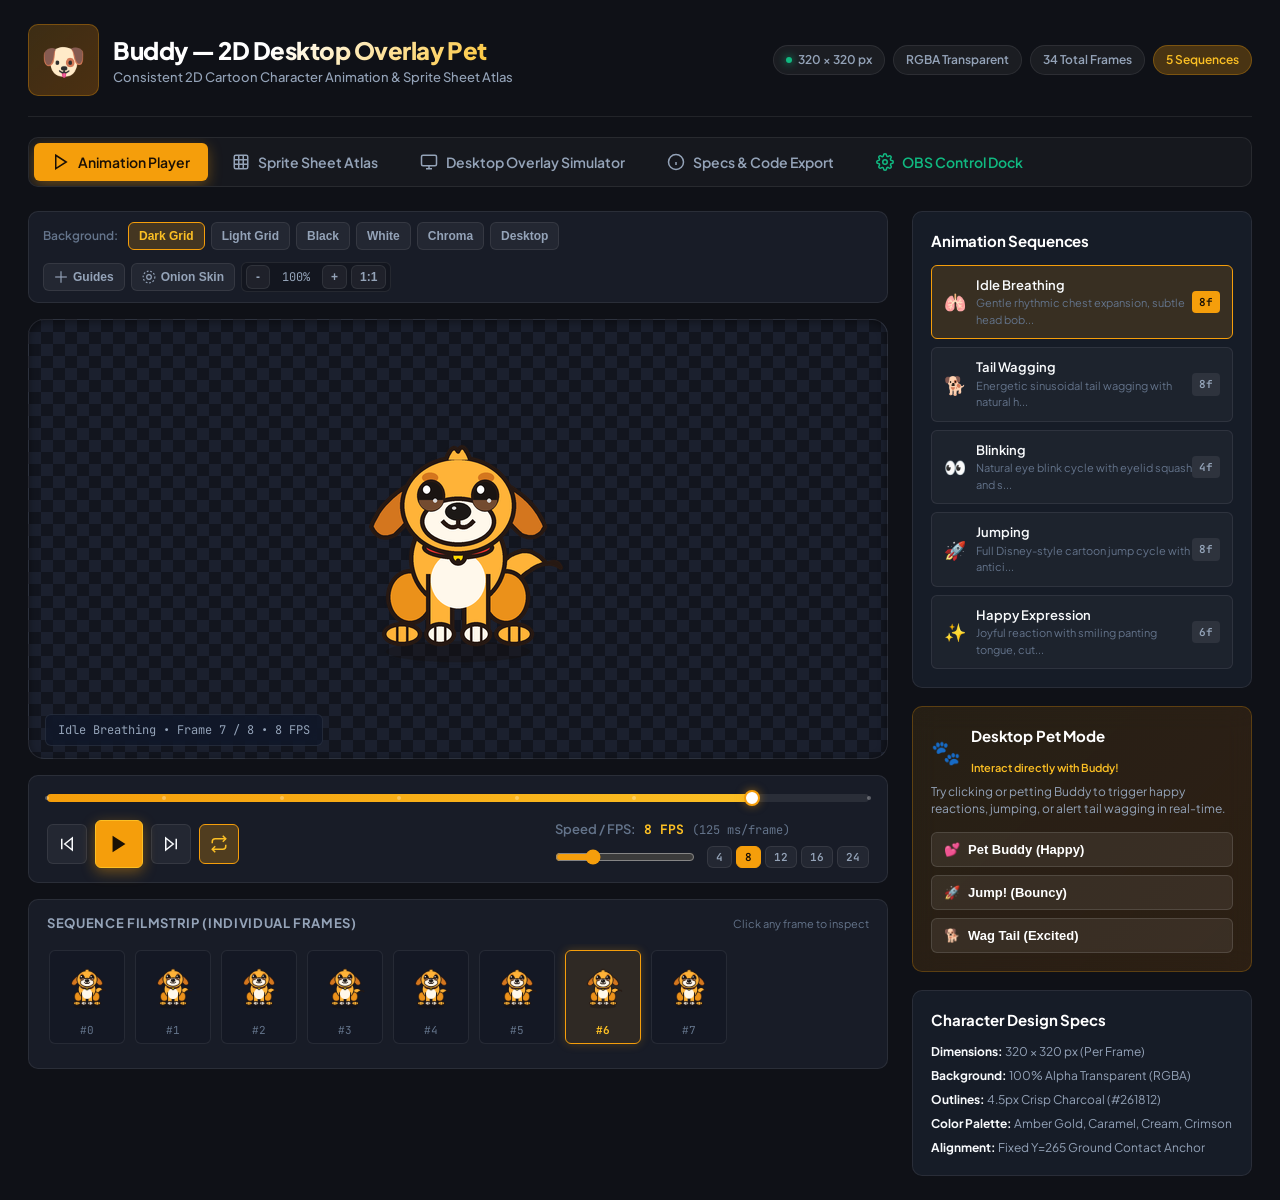
<file: index.html>
<!DOCTYPE html>
<html lang="en">
<head>
  <meta charset="UTF-8">
  <meta name="viewport" content="width=device-width, initial-scale=1.0">
  <title>Buddy - 2D Animated Cartoon Dog Overlay</title>
  <link rel="stylesheet" href="style.css">
  <link rel="preconnect" href="https://fonts.googleapis.com">
  <link rel="preconnect" href="https://fonts.gstatic.com" crossorigin>
  <link href="https://fonts.googleapis.com/css2?family=Plus+Jakarta+Sans:wght@400;500;600;700;800&family=JetBrains+Mono:wght@400;500;600&display=swap" rel="stylesheet">
</head>
<body>
  <div class="app-container">
    <!-- Top Navigation Header -->
    <header class="header">
      <div class="brand">
        <div class="brand-avatar">🐶</div>
        <div>
          <h1 class="brand-title">Buddy — 2D Desktop Overlay Pet</h1>
          <p class="brand-sub">Consistent 2D Cartoon Character Animation &amp; Sprite Sheet Atlas</p>
        </div>
      </div>
      <div class="header-badges">
        <span class="badge"><span class="badge-dot"></span> 320 &times; 320 px</span>
        <span class="badge">RGBA Transparent</span>
        <span class="badge">34 Total Frames</span>
        <span class="badge badge-accent">5 Sequences</span>
      </div>
    </header>

    <!-- Navigation Tabs -->
    <nav class="nav-tabs">
      <button class="nav-tab active" data-tab="player">
        <svg width="18" height="18" viewBox="0 0 24 24" fill="none" stroke="currentColor" stroke-width="2"><polygon points="5 3 19 12 5 21 5 3"/></svg>
        Animation Player
      </button>
      <button class="nav-tab" data-tab="spritesheet">
        <svg width="18" height="18" viewBox="0 0 24 24" fill="none" stroke="currentColor" stroke-width="2"><rect x="3" y="3" width="18" height="18" rx="2"/><path d="M3 9h18M3 15h18M9 3v18M15 3v18"/></svg>
        Sprite Sheet Atlas
      </button>
      <button class="nav-tab" data-tab="overlay">
        <svg width="18" height="18" viewBox="0 0 24 24" fill="none" stroke="currentColor" stroke-width="2"><rect x="2" y="3" width="20" height="14" rx="2"/><line x1="8" y1="21" x2="16" y2="21"/><line x1="12" y1="17" x2="12" y2="21"/></svg>
        Desktop Overlay Simulator
      </button>
      <button class="nav-tab" data-tab="specs">
        <svg width="18" height="18" viewBox="0 0 24 24" fill="none" stroke="currentColor" stroke-width="2"><circle cx="12" cy="12" r="10"/><line x1="12" y1="16" x2="12" y2="12"/><line x1="12" y1="8" x2="12.01" y2="8"/></svg>
        Specs &amp; Code Export
      </button>
      <button class="nav-tab" data-tab="obs-dock" style="color: #10b981;">
        <svg width="18" height="18" viewBox="0 0 24 24" fill="none" stroke="currentColor" stroke-width="2"><circle cx="12" cy="12" r="3"/><path d="M19.4 15a1.65 1.65 0 0 0 .33 1.82l.06.06a2 2 0 0 1 0 2.83 2 2 0 0 1-2.83 0l-.06-.06a1.65 1.65 0 0 0-1.82-.33 1.65 1.65 0 0 0-1 1.51V21a2 2 0 0 1-2 2 2 2 0 0 1-2-2v-.09A1.65 1.65 0 0 0 9 19.4a1.65 1.65 0 0 0-1.82.33l-.06.06a2 2 0 0 1-2.83 0 2 2 0 0 1 0-2.83l.06-.06a1.65 1.65 0 0 0 .33-1.82 1.65 1.65 0 0 0-1.51-1H3a2 2 0 0 1-2-2 2 2 0 0 1 2-2h.09A1.65 1.65 0 0 0 4.6 9a1.65 1.65 0 0 0-.33-1.82l-.06-.06a2 2 0 0 1 0-2.83 2 2 0 0 1 2.83 0l.06.06a1.65 1.65 0 0 0 1.82.33H9a1.65 1.65 0 0 0 1-1.51V3a2 2 0 0 1 2-2 2 2 0 0 1 2 2v.09a1.65 1.65 0 0 0 1 1.51 1.65 1.65 0 0 0 1.82-.33l.06-.06a2 2 0 0 1 2.83 0 2 2 0 0 1 0 2.83l-.06.06a1.65 1.65 0 0 0-.33 1.82V9a1.65 1.65 0 0 0 1.51 1H21a2 2 0 0 1 2 2 2 2 0 0 1-2 2h-.09a1.65 1.65 0 0 0-1.51 1z"/></svg>
        OBS Control Dock
      </button>
    </nav>

    <!-- TAB 1: ANIMATION PLAYER -->
    <main class="tab-content active" id="tab-player">
      <div class="player-layout">
        <!-- Left: Canvas Viewport & Controls -->
        <section class="viewport-section">
          <div class="viewport-toolbar">
            <div class="toolbar-group">
              <span class="toolbar-label">Background:</span>
              <button class="tool-btn active" data-bg="grid-dark" title="Dark Transparency Checkerboard">Dark Grid</button>
              <button class="tool-btn" data-bg="grid-light" title="Light Transparency Checkerboard">Light Grid</button>
              <button class="tool-btn" data-bg="black" title="Solid Black">Black</button>
              <button class="tool-btn" data-bg="white" title="Solid White">White</button>
              <button class="tool-btn" data-bg="chroma" title="Green Screen">Chroma</button>
              <button class="tool-btn" data-bg="desktop" title="Desktop Wallpaper">Desktop</button>
            </div>
            <div class="toolbar-group">
              <button class="tool-btn" id="btn-toggle-guides" title="Toggle Alignment Crosshair & Ground Line">
                <svg width="14" height="14" viewBox="0 0 24 24" fill="none" stroke="currentColor" stroke-width="2"><line x1="12" y1="2" x2="12" y2="22"/><line x1="2" y1="12" x2="22" y2="12"/></svg>
                Guides
              </button>
              <button class="tool-btn" id="btn-toggle-onion" title="Toggle Onion Skinning (Ghost Previous Frame)">
                <svg width="14" height="14" viewBox="0 0 24 24" fill="none" stroke="currentColor" stroke-width="2"><circle cx="12" cy="12" r="10" stroke-dasharray="3 3"/><circle cx="12" cy="12" r="4"/></svg>
                Onion Skin
              </button>
              <div class="zoom-controls">
                <button class="tool-btn btn-sm" id="btn-zoom-out">-</button>
                <span id="zoom-text">100%</span>
                <button class="tool-btn btn-sm" id="btn-zoom-in">+</button>
                <button class="tool-btn btn-sm" id="btn-zoom-reset">1:1</button>
              </div>
            </div>
          </div>

          <!-- Main Canvas Display Stage -->
          <div class="canvas-stage grid-dark" id="stage-container">
            <div class="canvas-wrapper" id="canvas-wrapper">
              <canvas id="main-canvas" width="320" height="320"></canvas>
              <canvas id="guides-canvas" width="320" height="320"></canvas>
            </div>
            <div class="stage-overlay-info">
              <span id="live-anim-name">Idle Breathing</span> &bull; 
              <span id="live-frame-indicator">Frame 1 / 8</span> &bull; 
              <span id="live-fps-indicator">8 FPS</span>
            </div>
          </div>

          <!-- Playback Controls Bar -->
          <div class="playback-controls">
            <!-- Timeline Scrubber -->
            <div class="scrubber-bar">
              <div class="scrubber-track" id="scrubber-track">
                <div class="scrubber-progress" id="scrubber-progress"></div>
                <div class="scrubber-ticks" id="scrubber-ticks"></div>
                <div class="scrubber-thumb" id="scrubber-thumb"></div>
              </div>
            </div>

            <!-- Transport Buttons & FPS -->
            <div class="transport-bar">
              <div class="transport-buttons">
                <button class="trans-btn" id="btn-prev" title="Previous Frame (Left Arrow)">
                  <svg width="18" height="18" viewBox="0 0 24 24" fill="none" stroke="currentColor" stroke-width="2"><polygon points="19 20 9 12 19 4 19 20"/><line x1="5" y1="19" x2="5" y2="5"/></svg>
                </button>
                <button class="trans-btn btn-play" id="btn-play-pause" title="Play/Pause (Spacebar)">
                  <svg id="play-icon" width="22" height="22" viewBox="0 0 24 24" fill="currentColor"><polygon points="5 3 19 12 5 21 5 3"/></svg>
                </button>
                <button class="trans-btn" id="btn-next" title="Next Frame (Right Arrow)">
                  <svg width="18" height="18" viewBox="0 0 24 24" fill="none" stroke="currentColor" stroke-width="2"><polygon points="5 4 15 12 5 20 5 4"/><line x1="19" y1="5" x2="19" y2="19"/></svg>
                </button>
                <button class="trans-btn active" id="btn-loop" title="Toggle Looping">
                  <svg width="18" height="18" viewBox="0 0 24 24" fill="none" stroke="currentColor" stroke-width="2"><path d="M17 1l4 4-4 4"/><path d="M3 11V9a4 4 0 0 1 4-4h14"/><path d="M7 23l-4-4 4-4"/><path d="M21 13v2a4 4 0 0 1-4 4H3"/></svg>
                </button>
              </div>

              <!-- FPS Slider and Presets -->
              <div class="fps-section">
                <div class="fps-header">
                  <span class="fps-title">Speed / FPS:</span>
                  <span class="fps-value" id="fps-display">8 FPS</span>
                  <span class="fps-ms" id="fps-ms">(125 ms/frame)</span>
                </div>
                <div class="fps-slider-row">
                  <input type="range" id="fps-slider" min="1" max="30" value="8" step="1">
                  <div class="fps-presets">
                    <button class="fps-preset-btn" data-fps="4">4</button>
                    <button class="fps-preset-btn active" data-fps="8">8</button>
                    <button class="fps-preset-btn" data-fps="12">12</button>
                    <button class="fps-preset-btn" data-fps="16">16</button>
                    <button class="fps-preset-btn" data-fps="24">24</button>
                  </div>
                </div>
              </div>
            </div>
          </div>

          <!-- Filmstrip Sequence Frames -->
          <div class="filmstrip-container">
            <div class="filmstrip-header">
              <span class="filmstrip-title">Sequence Filmstrip (Individual Frames)</span>
              <span class="filmstrip-hint">Click any frame to inspect</span>
            </div>
            <div class="filmstrip-track" id="filmstrip-track">
              <!-- Dynamically populated with frame thumbnails -->
            </div>
          </div>
        </section>

        <!-- Right: Sequence Selector & Interactive Pet -->
        <aside class="sidebar-section">
          <!-- Animation Sequences Selector -->
          <div class="card">
            <h2 class="card-title">Animation Sequences</h2>
            <div class="sequence-list" id="sequence-list">
              <!-- Dynamically populated sequence buttons -->
            </div>
          </div>

          <!-- Interactive Petting Mode Card -->
          <div class="card pet-card">
            <div class="pet-header">
              <span class="pet-icon">🐾</span>
              <div>
                <h3 class="card-title">Desktop Pet Mode</h3>
                <p class="pet-sub">Interact directly with Buddy!</p>
              </div>
            </div>
            <p class="pet-desc">Try clicking or petting Buddy to trigger happy reactions, jumping, or alert tail wagging in real-time.</p>
            <div class="pet-actions">
              <button class="action-btn" id="action-pet">
                <span>💕</span> Pet Buddy (Happy)
              </button>
              <button class="action-btn" id="action-jump">
                <span>🚀</span> Jump! (Bouncy)
              </button>
              <button class="action-btn" id="action-wag">
                <span>🐕</span> Wag Tail (Excited)
              </button>
            </div>
          </div>

          <!-- Character Specs Card -->
          <div class="card specs-mini-card">
            <h3 class="card-title">Character Design Specs</h3>
            <ul class="specs-list">
              <li><strong>Dimensions:</strong> 320 &times; 320 px (Per Frame)</li>
              <li><strong>Background:</strong> 100% Alpha Transparent (RGBA)</li>
              <li><strong>Outlines:</strong> 4.5px Crisp Charcoal (#261812)</li>
              <li><strong>Color Palette:</strong> Amber Gold, Caramel, Cream, Crimson</li>
              <li><strong>Alignment:</strong> Fixed Y=265 Ground Contact Anchor</li>
            </ul>
          </div>
        </aside>
      </div>
    </main>

    <!-- TAB 2: SPRITE SHEET ATLAS -->
    <section class="tab-content" id="tab-spritesheet">
      <div class="spritesheet-container">
        <div class="spritesheet-header">
          <div>
            <h2 class="sheet-title">Combined Master Sprite Sheet Atlas</h2>
            <p class="sheet-desc">Dimensions: <strong>2560 &times; 1600 px</strong> &bull; 8 Columns &times; 5 Rows &bull; 34 Total Frames</p>
          </div>
          <div class="sheet-actions">
            <a href="spritesheet.png" download="buddy_dog_spritesheet.png" class="btn btn-primary">
              <svg width="16" height="16" viewBox="0 0 24 24" fill="none" stroke="currentColor" stroke-width="2"><path d="M21 15v4a2 2 0 0 1-2 2H5a2 2 0 0 1-2-2v-4"/><polyline points="7 10 12 15 17 10"/><line x1="12" y1="15" x2="12" y2="3"/></svg>
              Download Master Sprite Sheet
            </a>
            <a href="spritesheet.json" download="buddy_dog_spritesheet.json" class="btn btn-secondary">
              <svg width="16" height="16" viewBox="0 0 24 24" fill="none" stroke="currentColor" stroke-width="2"><path d="M14 2H6a2 2 0 0 0-2 2v16a2 2 0 0 0 2 2h12a2 2 0 0 0 2-2V8z"/><polyline points="14 2 14 8 20 8"/><line x1="16" y1="13" x2="8" y2="13"/><line x1="16" y1="17" x2="8" y2="17"/><polyline points="10 9 9 9 8 9"/></svg>
              Download JSON Atlas
            </a>
          </div>
        </div>

        <div class="sheet-viewport-wrapper">
          <div class="sheet-legend">
            <span class="legend-item"><span class="legend-color row-idle"></span> Row 0: Idle Breathing (8 frames)</span>
            <span class="legend-item"><span class="legend-color row-wag"></span> Row 1: Tail Wagging (8 frames)</span>
            <span class="legend-item"><span class="legend-color row-blink"></span> Row 2: Blinking (4 frames)</span>
            <span class="legend-item"><span class="legend-color row-jump"></span> Row 3: Jumping (8 frames)</span>
            <span class="legend-item"><span class="legend-color row-happy"></span> Row 4: Happy Expression (6 frames)</span>
          </div>
          <div class="sheet-canvas-container grid-dark">
            <img src="spritesheet.png" alt="Buddy Master Sprite Sheet" class="sheet-preview-img" id="sheet-img">
            <div class="sheet-highlight-box" id="sheet-highlight"></div>
          </div>
        </div>
      </div>
    </section>

    <!-- TAB 3: DESKTOP OVERLAY SIMULATOR -->
    <section class="tab-content" id="tab-overlay">
      <div class="overlay-simulator">
        <div class="sim-header">
          <div>
            <h2>Desktop Overlay Live Simulation</h2>
            <p>Drag Buddy anywhere on the desktop! Click Buddy to make him jump, double click to pet him, or choose behavior.</p>
          </div>
          <div class="sim-controls">
            <label>Scale: </label>
            <select id="sim-scale-select" class="select-input">
              <option value="0.5">50% (160x160 px)</option>
              <option value="0.75" selected>75% (240x240 px - Desktop Size)</option>
              <option value="1.0">100% (320x320 px - Crisp 2K)</option>
            </select>
            <button class="btn btn-secondary btn-sm" id="btn-reset-pet-pos">Reset Position</button>
          </div>
        </div>

        <!-- Simulated OS Desktop -->
        <div class="desktop-screen" id="desktop-screen">
          <!-- Desktop Mockup Icons -->
          <div class="desktop-icons">
            <div class="desk-icon"><div class="icon-box">📁</div><span>My Documents</span></div>
            <div class="desk-icon"><div class="icon-box">🎨</div><span>Art Assets</span></div>
            <div class="desk-icon"><div class="icon-box">🎮</div><span>Games</span></div>
            <div class="desk-icon"><div class="icon-box">🗑️</div><span>Recycle Bin</span></div>
          </div>

          <!-- Mock Open Window -->
          <div class="mock-window">
            <div class="window-titlebar">
              <span class="win-title">Code Editor - main.dart</span>
              <div class="win-btns">
                <span></span><span></span><span></span>
              </div>
            </div>
            <div class="window-body">
              <pre><code>// Desktop Pet Overlay Widget
import 'package:flutter/material.dart';

void main() {
  runApp(const DesktopPetOverlay(
    character: 'Buddy',
    initialState: PetState.idle,
  ));
}</code></pre>
            </div>
          </div>

          <!-- Draggable Desktop Pet Element -->
          <div class="draggable-pet" id="draggable-pet" style="left: 65%; top: 48%;">
            <canvas id="pet-overlay-canvas" width="320" height="320"></canvas>
            <div class="pet-speech-bubble" id="pet-bubble">Woof! ❤️</div>
          </div>

          <!-- Simulated Windows/Mac Taskbar -->
          <div class="desktop-taskbar">
            <div class="taskbar-start">🪟 Start</div>
            <div class="taskbar-apps">
              <span class="tb-app active">🐕 Buddy Desktop Pet (Running)</span>
              <span class="tb-app">💻 Terminal</span>
            </div>
            <div class="taskbar-tray">
              <span>🔊 100%</span>
              <span>📶 Online</span>
              <span id="taskbar-clock">10:00 AM</span>
            </div>
          </div>
        </div>
      </div>
    </section>

    <!-- TAB 4: SPECS & CODE EXPORT -->
    <section class="tab-content" id="tab-specs">
      <div class="specs-grid">
        <div class="card">
          <h2 class="card-title">Animation Sequences Manifest</h2>
          <div class="table-responsive">
            <table class="specs-table">
              <thead>
                <tr>
                  <th>Sequence</th>
                  <th>Frames</th>
                  <th>Default FPS</th>
                  <th>Duration</th>
                  <th>Characteristics</th>
                </tr>
              </thead>
              <tbody>
                <tr>
                  <td><strong>Idle Breathing</strong></td>
                  <td>8 frames</td>
                  <td>8 FPS</td>
                  <td>1.0 s</td>
                  <td>Continuous loop; sine wave chest expansion, subtle head bob, relaxed tail sway</td>
                </tr>
                <tr>
                  <td><strong>Tail Wagging</strong></td>
                  <td>8 frames</td>
                  <td>12 FPS</td>
                  <td>0.67 s</td>
                  <td>Sinusoidal &plusmn;28&deg; wag arc, alternating hip balance, alert ears</td>
                </tr>
                <tr>
                  <td><strong>Blinking</strong></td>
                  <td>4 frames</td>
                  <td>6 FPS</td>
                  <td>0.67 s</td>
                  <td>Open &rarr; Half &rarr; Closed &rarr; Half; natural eyelid squash</td>
                </tr>
                <tr>
                  <td><strong>Jumping</strong></td>
                  <td>8 frames</td>
                  <td>10 FPS</td>
                  <td>0.80 s</td>
                  <td>Anticipation crouch, takeoff, 50px peak height, tucked paws, impact squash &amp; rebound</td>
                </tr>
                <tr>
                  <td><strong>Happy Expression</strong></td>
                  <td>6 frames</td>
                  <td>8 FPS</td>
                  <td>0.75 s</td>
                  <td>Squinting happy eyes, mouth opens, panting tongue, glowing blush, golden star sparkles</td>
                </tr>
              </tbody>
            </table>
          </div>
        </div>

        <div class="card">
          <h2 class="card-title">Integration Code Snippets</h2>
          <div class="code-tabs">
            <button class="code-tab active" data-code="html">HTML5 Canvas</button>
            <button class="code-tab" data-code="css">CSS Sprites</button>
            <button class="code-tab" data-code="flutter">Flutter Desktop</button>
            <button class="code-tab" data-code="electron">Electron Overlay</button>
          </div>
          <div class="code-box">
            <pre><code id="code-display">// Loading...</code></pre>
          </div>
        </div>
      </div>
    </section>

    <!-- TAB 5: OBS CONTROL DOCK (BUILT-IN) -->
    <main class="tab-content" id="tab-obs-dock">
      <div style="display: flex; flex-direction: column; gap: 14px; width: 100%; max-width: 950px; margin: 0 auto; padding-bottom: 30px;">
        <div style="display: flex; align-items: center; justify-content: space-between; background: rgba(30, 41, 59, 0.7); border: 1px solid rgba(255,255,255,0.1); border-radius: 12px; padding: 14px 20px; backdrop-filter: blur(12px);">
          <div>
            <h3 style="font-size: 16px; font-weight: 700; color: #fff; margin-bottom: 3px;">OBS Streamer Control Dock &amp; Live Alerts</h3>
            <p style="font-size: 12px; color: var(--text-muted);">Manage real-time YouTube &amp; Twitch alerts, AFK thought bubbles, or manual reactions.</p>
          </div>
          <div style="display: flex; gap: 10px;">
            <a href="obs_dock.html" target="_blank" class="tool-btn" style="text-decoration: none; color: #10b981; border-color: rgba(16, 185, 129, 0.4); font-size: 12px; padding: 8px 14px; display: inline-flex; align-items: center; gap: 6px;">
              ⧉ Open In Separate Window
            </a>
            <a href="obs_overlay.html" target="_blank" class="tool-btn" style="text-decoration: none; color: #f59e0b; border-color: rgba(245, 158, 11, 0.4); font-size: 12px; padding: 8px 14px; display: inline-flex; align-items: center; gap: 6px;">
              ⧉ Open Overlay Page
            </a>
          </div>
        </div>
        <iframe src="obs_dock.html" style="width: 100%; height: 980px; border: 1px solid rgba(255,255,255,0.12); border-radius: 14px; background: #0f172a; box-shadow: 0 10px 30px rgba(0,0,0,0.5);"></iframe>
      </div>
    </main>
  </div>

  <script src="app.js"></script>
</body>
</html>
</file>
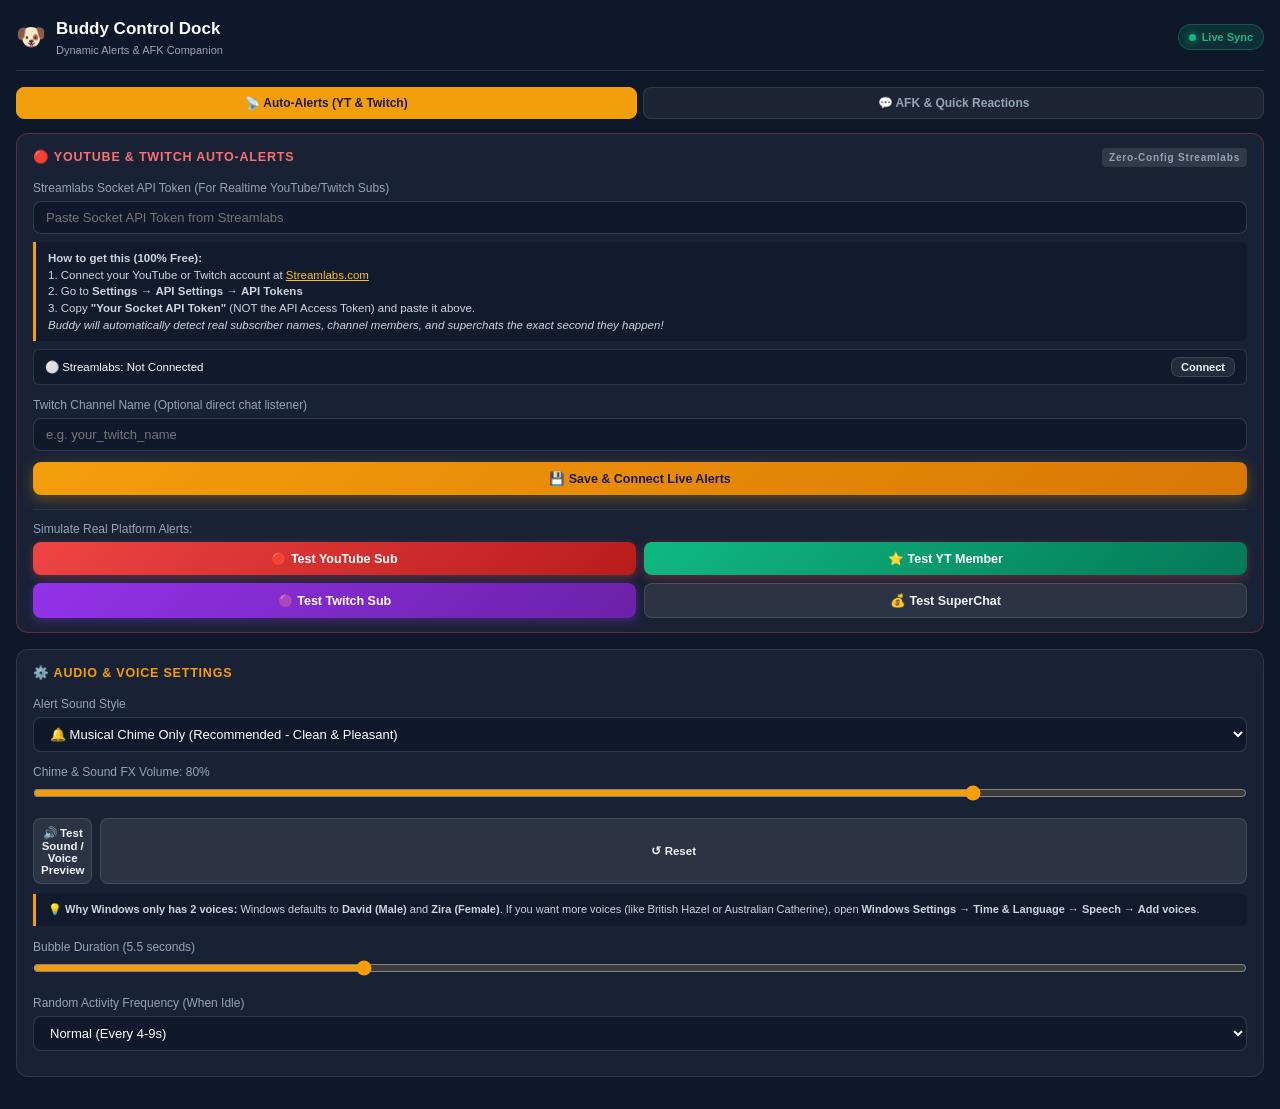
<file: obs_dock.html>
<!DOCTYPE html>
<html lang="en">
<head>
  <meta charset="UTF-8">
  <title>Buddy - Streamer Control Dock & Live Integrations</title>
  <meta name="viewport" content="width=device-width, initial-scale=1.0">
  <script src="socket.io.js"></script>
  <style>
    :root {
      --bg-dark: #0f172a;
      --card-bg: rgba(30, 41, 59, 0.7);
      --border-color: rgba(255, 255, 255, 0.1);
      --accent: #f59e0b;
      --accent-hover: #d97706;
      --text-main: #f8fafc;
      --text-muted: #94a3b8;
      --success: #10b981;
      --youtube: #ef4444;
      --twitch: #a855f7;
    }

    * {
      box-sizing: border-box;
      margin: 0;
      padding: 0;
    }

    body {
      background: var(--bg-dark);
      color: var(--text-main);
      font-family: -apple-system, BlinkMacSystemFont, 'Segoe UI', Roboto, Helvetica, Arial, sans-serif;
      padding: 16px;
      font-size: 13.5px;
      line-height: 1.5;
    }

    header {
      display: flex;
      align-items: center;
      justify-content: space-between;
      border-bottom: 1px solid var(--border-color);
      padding-bottom: 12px;
      margin-bottom: 16px;
    }

    .title-area {
      display: flex;
      align-items: center;
      gap: 10px;
    }

    .logo-badge {
      font-size: 24px;
    }

    h1 {
      font-size: 17px;
      font-weight: 700;
      color: #fff;
    }

    .status-pill {
      display: inline-flex;
      align-items: center;
      gap: 6px;
      background: rgba(16, 185, 129, 0.15);
      color: var(--success);
      padding: 4px 10px;
      border-radius: 999px;
      font-size: 11px;
      font-weight: 600;
      border: 1px solid rgba(16, 185, 129, 0.3);
    }

    .status-dot {
      width: 7px;
      height: 7px;
      background: var(--success);
      border-radius: 50%;
      box-shadow: 0 0 8px var(--success);
      animation: pulse-dot 2s infinite;
    }

    @keyframes pulse-dot {
      0%, 100% { opacity: 1; transform: scale(1); }
      50% { opacity: 0.4; transform: scale(0.85); }
    }

    .card {
      background: var(--card-bg);
      border: 1px solid var(--border-color);
      border-radius: 12px;
      padding: 14px 16px;
      margin-bottom: 16px;
      backdrop-filter: blur(12px);
    }

    .card-title {
      font-size: 12.5px;
      text-transform: uppercase;
      letter-spacing: 0.8px;
      color: var(--accent);
      font-weight: 700;
      margin-bottom: 12px;
      display: flex;
      align-items: center;
      justify-content: space-between;
    }

    .card-title .tag {
      font-size: 10px;
      background: rgba(255, 255, 255, 0.1);
      padding: 2px 7px;
      border-radius: 4px;
      color: var(--text-muted);
      text-transform: none;
    }

    .form-group {
      margin-bottom: 11px;
    }

    label {
      display: block;
      font-size: 12px;
      color: var(--text-muted);
      margin-bottom: 4px;
      font-weight: 500;
    }

    input[type="text"], input[type="password"], select, textarea {
      width: 100%;
      background: rgba(15, 23, 42, 0.8);
      border: 1px solid rgba(255, 255, 255, 0.15);
      border-radius: 8px;
      padding: 8px 12px;
      color: #fff;
      font-size: 13px;
      outline: none;
      transition: border-color 0.2s;
    }

    input[type="text"]:focus, input[type="password"]:focus, select:focus, textarea:focus {
      border-color: var(--accent);
    }

    .row-2 {
      display: grid;
      grid-template-columns: 2fr 1fr;
      gap: 10px;
    }

    .row-equal {
      display: grid;
      grid-template-columns: 1fr 1fr;
      gap: 10px;
    }

    .btn {
      display: inline-flex;
      align-items: center;
      justify-content: center;
      gap: 8px;
      width: 100%;
      padding: 9px 14px;
      border-radius: 8px;
      font-size: 12.5px;
      font-weight: 700;
      cursor: pointer;
      border: none;
      transition: all 0.2s cubic-bezier(0.16, 1, 0.3, 1);
    }

    .btn-primary {
      background: linear-gradient(135deg, #f59e0b, #d97706);
      color: #1e1b4b;
      box-shadow: 0 4px 14px rgba(245, 158, 11, 0.35);
    }

    .btn-primary:hover {
      background: linear-gradient(135deg, #fbbf24, #f59e0b);
      transform: translateY(-1px);
    }

    .btn-youtube {
      background: linear-gradient(135deg, #ef4444, #b91c1c);
      color: #fff;
      box-shadow: 0 3px 10px rgba(239, 68, 68, 0.35);
    }

    .btn-twitch {
      background: linear-gradient(135deg, #9333ea, #6b21a8);
      color: #fff;
      box-shadow: 0 3px 10px rgba(147, 51, 234, 0.35);
    }

    .btn-secondary {
      background: rgba(255, 255, 255, 0.08);
      color: #f1f5f9;
      border: 1px solid rgba(255, 255, 255, 0.12);
    }

    .btn-secondary:hover {
      background: rgba(255, 255, 255, 0.15);
    }

    .quick-chips {
      display: flex;
      flex-wrap: wrap;
      gap: 6px;
      margin-top: 8px;
    }

    .chip {
      background: rgba(255, 255, 255, 0.06);
      border: 1px solid rgba(255, 255, 255, 0.12);
      border-radius: 6px;
      padding: 4px 9px;
      font-size: 11px;
      color: var(--text-muted);
      cursor: pointer;
      transition: 0.15s;
    }

    .chip:hover {
      color: #fff;
      background: rgba(245, 158, 11, 0.2);
      border-color: var(--accent);
    }

    .chip.chip-afk {
      background: rgba(59, 130, 246, 0.15);
      border-color: rgba(59, 130, 246, 0.3);
      color: #93c5fd;
    }
    .chip.chip-afk:hover {
      background: rgba(59, 130, 246, 0.35);
      color: #fff;
    }

    .btn-grid-3 {
      display: grid;
      grid-template-columns: repeat(3, 1fr);
      gap: 8px;
    }

    .btn-grid-2 {
      display: grid;
      grid-template-columns: repeat(2, 1fr);
      gap: 8px;
    }

    .toggle-row {
      display: flex;
      align-items: center;
      justify-content: space-between;
      padding: 6px 0;
      border-bottom: 1px solid rgba(255, 255, 255, 0.05);
    }

    .toggle-row:last-child {
      border-bottom: none;
    }

    input[type="checkbox"] {
      cursor: pointer;
      accent-color: var(--accent);
      width: 16px;
      height: 16px;
    }

    input[type="range"] {
      width: 100%;
      accent-color: var(--accent);
    }

    .info-callout {
      background: rgba(15, 23, 42, 0.6);
      border-left: 3px solid var(--accent);
      padding: 8px 12px;
      font-size: 11.5px;
      color: #cbd5e1;
      border-radius: 0 6px 6px 0;
      margin-top: 8px;
      line-height: 1.45;
    }

    .info-callout a {
      color: #fbbf24;
      text-decoration: underline;
    }

    .tab-bar {
      display: flex;
      gap: 6px;
      margin-bottom: 14px;
    }

    .tab-btn {
      flex: 1;
      padding: 8px 12px;
      background: rgba(255, 255, 255, 0.06);
      border: 1px solid rgba(255, 255, 255, 0.1);
      border-radius: 8px;
      color: var(--text-muted);
      font-weight: 600;
      font-size: 12px;
      cursor: pointer;
      text-align: center;
      transition: 0.2s;
    }

    .tab-btn.active {
      background: var(--accent);
      color: #1e1b4b;
      border-color: var(--accent);
    }
  </style>
</head>
<body>

  <header>
    <div class="title-area">
      <div class="logo-badge">🐶</div>
      <div>
        <h1>Buddy Control Dock</h1>
        <div style="font-size: 11px; color: var(--text-muted);">Dynamic Alerts &amp; AFK Companion</div>
      </div>
    </div>
    <div class="status-pill" id="conn-status">
      <span class="status-dot"></span> Live Sync
    </div>
  </header>

  <!-- NAVIGATION SWITCHER -->
  <div class="tab-bar">
    <button class="tab-btn active" onclick="switchView('live-tab', this)">📡 Auto-Alerts (YT &amp; Twitch)</button>
    <button class="tab-btn" onclick="switchView('manual-tab', this)">💬 AFK &amp; Quick Reactions</button>
  </div>

  <!-- TAB 1: AUTO LIVE INTEGRATIONS (YOUTUBE & TWITCH) -->
  <div id="live-tab" class="view-panel">
    <div class="card" style="border-color: rgba(239, 68, 68, 0.35);">
      <div class="card-title" style="color: #f87171;">
        <span>🔴 YouTube &amp; Twitch Auto-Alerts</span>
        <span class="tag">Zero-Config Streamlabs</span>
      </div>

      <div class="form-group">
        <label>Streamlabs Socket API Token (For Realtime YouTube/Twitch Subs)</label>
        <input type="password" id="input-streamlabs-token" placeholder="Paste Socket API Token from Streamlabs">
        <div class="info-callout">
          <strong>How to get this (100% Free):</strong><br>
          1. Connect your YouTube or Twitch account at <a href="https://streamlabs.com/dashboard#/settings/api-settings" target="_blank">Streamlabs.com</a><br>
          2. Go to <strong>Settings</strong> &rarr; <strong>API Settings</strong> &rarr; <strong>API Tokens</strong><br>
          3. Copy <strong>"Your Socket API Token"</strong> (NOT the API Access Token) and paste it above.<br>
          <em>Buddy will automatically detect real subscriber names, channel members, and superchats the exact second they happen!</em>
        </div>
        <div id="sl-status-box" style="margin-top: 8px; padding: 7px 11px; border-radius: 6px; font-size: 11.5px; display: flex; align-items: center; justify-content: space-between; background: rgba(15, 23, 42, 0.7); border: 1px solid rgba(255,255,255,0.12);">
          <span id="sl-status-text">⚪ Streamlabs: Not Connected</span>
          <button class="btn btn-secondary" id="btn-reconnect-sl" type="button" style="width: auto; padding: 3px 9px; font-size: 11px;">Connect</button>
        </div>
      </div>

      <div class="form-group" style="margin-top: 10px;">
        <label>Twitch Channel Name (Optional direct chat listener)</label>
        <input type="text" id="input-twitch-channel" placeholder="e.g. your_twitch_name">
      </div>

      <button class="btn btn-primary" id="btn-save-integrations">
        💾 Save &amp; Connect Live Alerts
      </button>

      <div style="margin-top: 14px; border-top: 1px solid rgba(255,255,255,0.08); padding-top: 10px;">
        <label>Simulate Real Platform Alerts:</label>
        <div class="btn-grid-2">
          <button class="btn btn-youtube" onclick="simulatePlatform('YouTube', 'Alex Gaming', 'Subscriber', 'Thanks for the stream!')">
            🔴 Test YouTube Sub
          </button>
          <button class="btn btn-youtube" style="background: linear-gradient(135deg, #10b981, #047857);" onclick="simulatePlatform('YouTube', 'Sarah Star', 'Member', 'Joined as a channel member! ⭐')">
            ⭐ Test YT Member
          </button>
          <button class="btn btn-twitch" onclick="simulatePlatform('Twitch', 'PixelMaster99', 'Tier 1', 'Subbed with Prime!')">
            🟣 Test Twitch Sub
          </button>
          <button class="btn btn-secondary" onclick="simulatePlatform('YouTube', 'GamerGod', 'Super Chat', '$10.00 - Best pet ever!')">
            💰 Test SuperChat
          </button>
        </div>
      </div>
    </div>
  </div>

  <!-- TAB 2: AFK, CUSTOM THOUGHTS & MANUAL CONTROLS -->
  <div id="manual-tab" class="view-panel" style="display: none;">
    <!-- Section 1: AFK & Custom Thought Bubble -->
    <div class="card" style="border-color: rgba(59, 130, 246, 0.35);">
      <div class="card-title" style="color: #60a5fa;">
        <span>💬 AFK &amp; Custom Thought Bubble</span>
        <span class="tag">Live On Stream</span>
      </div>
      <div class="form-group">
        <label>Custom Message (Shows in Buddy's thought bubble)</label>
        <input type="text" id="custom-bubble-text" placeholder="e.g. BRB getting coffee! ☕" value="BRB getting coffee! ☕">
      </div>
      <button class="btn btn-secondary" id="btn-say-custom" style="background: rgba(59, 130, 246, 0.25); border-color: #3b82f6;">
        💭 Pop Thought Bubble
      </button>

      <div class="quick-chips">
        <span class="chip chip-afk" onclick="setCustomText('BRB getting coffee! ☕')">☕ BRB Coffee</span>
        <span class="chip chip-afk" onclick="setCustomText('Taking a quick 5 min break! 🐾')">⏱️ 5 Min Break</span>
        <span class="chip chip-afk" onclick="setCustomText('Stream Starting Soon! 🎮')">🎮 Starting Soon</span>
        <span class="chip chip-afk" onclick="setCustomText('Technical difficulties, back in a sec! 🛠️')">🛠️ Tech Break</span>
        <span class="chip chip-afk" onclick="setCustomText('GG everyone! That was awesome! 🏆')">🏆 GG WP</span>
      </div>
    </div>

    <!-- Section 2: Manual Alert Tester -->
    <div class="card">
      <div class="card-title">
        <span>🎉 Manual Alert Tester (Super Chat, Member, Sub)</span>
      </div>
      
      <div class="row-equal">
        <div class="form-group">
          <label>Viewer Name</label>
          <input type="text" id="sub-name" placeholder="Username" value="SuperFan99">
        </div>
        <div class="form-group">
          <label>Alert Type</label>
          <select id="sub-type">
            <option value="superchat" selected>💰 YouTube Super Chat</option>
            <option value="member">⭐ YouTube Member</option>
            <option value="subscriber">🔴 YouTube Subscriber</option>
            <option value="twitch_sub">🟣 Twitch Subscriber</option>
            <option value="twitch_cheer">💎 Twitch Cheer</option>
          </select>
        </div>
      </div>

      <div class="row-equal" id="amount-row">
        <div class="form-group">
          <label>Amount (For Super Chat / Cheer)</label>
          <input type="text" id="sub-amount" placeholder="e.g. $20.00" value="$20.00">
        </div>
        <div class="form-group">
          <label>Platform</label>
          <select id="sub-platform">
            <option value="YouTube">YouTube</option>
            <option value="Twitch">Twitch</option>
          </select>
        </div>
      </div>

      <div class="form-group">
        <label>Message (Comment shown in Thought Bubble)</label>
        <input type="text" id="sub-msg" placeholder="e.g. Keep up the awesome streams! 🔥" value="Keep up the awesome streams! 🔥">
      </div>

      <button class="btn btn-primary" id="btn-fire-sub">
        🐾 Send Custom Alert to Buddy
      </button>
    </div>

    <!-- Section 3: Manual Character Reactions -->
    <div class="card">
      <div class="card-title">🎬 Force Character Reaction</div>
      <div class="btn-grid-3">
        <button class="btn btn-secondary" onclick="triggerAnim('jumping', 1)">🦘 Jump</button>
        <button class="btn btn-secondary" onclick="triggerAnim('happy', 2)">✨ Happy</button>
        <button class="btn btn-secondary" onclick="triggerAnim('tail_wag', 3)">🐾 Wag Tail</button>
        <button class="btn btn-secondary" onclick="triggerAnim('blinking', 1)">👁️ Blink</button>
        <button class="btn btn-secondary" onclick="triggerAnim('idle', 1)">💤 Idle</button>
        <button class="btn btn-secondary" onclick="triggerBarkOnly()">🐶 Bark</button>
      </div>
    </div>
  </div>

  <!-- Settings & Controls (Shared across both tabs) -->
  <div class="card">
    <div class="card-title">⚙️ Audio &amp; Voice Settings</div>

    <div class="form-group" style="margin-top: 6px;">
      <label>Alert Sound Style</label>
      <select id="set-sound-mode">
        <option value="chime" selected>🔔 Musical Chime Only (Recommended - Clean &amp; Pleasant)</option>
        <option value="bark">🐶 Playful Puppy Bark + Chime</option>
        <option value="voice_female">🌸 Female Voice (Microsoft Zira) + Chime</option>
        <option value="voice_male">🎙️ Male Voice (Microsoft David) + Chime</option>
        <option value="both">⚙️ Custom Voice + Chime</option>
        <option value="mute">🔇 Mute All Audio (Silent)</option>
      </select>
    </div>

    <!-- Specific Installed System Voice Dropdown (Shown when Custom Voice is selected) -->
    <div class="form-group" id="group-system-voice" style="display: none;">
      <label>Installed System Voice</label>
      <select id="set-system-voice">
        <option value="">Default (Auto Detect)</option>
      </select>
    </div>

    <!-- Voice Pitch & Rate Sliders (Visible when a voice mode is active) -->
    <div id="voice-controls-panel" style="display: none;">
      <div class="row-equal">
        <div class="form-group">
          <label>Voice Pitch: <span id="pitch-val">1.15</span>x</label>
          <input type="range" id="set-pitch" min="0.6" max="1.8" step="0.05" value="1.15">
        </div>
        <div class="form-group">
          <label>Voice Speed: <span id="rate-val">1.05</span>x</label>
          <input type="range" id="set-rate" min="0.7" max="1.5" step="0.05" value="1.05">
        </div>
      </div>
      <div class="form-group">
        <label>Voice Volume: <span id="tts-vol-val">90</span>%</label>
        <input type="range" id="set-tts-vol" min="10" max="100" step="5" value="90">
      </div>
    </div>

    <!-- Volumes -->
    <div class="form-group">
      <label>Chime &amp; Sound FX Volume: <span id="sound-vol-val">80</span>%</label>
      <input type="range" id="set-sound-vol" min="10" max="100" step="5" value="80">
    </div>

    <!-- Test Audio Button -->
    <div style="display: flex; gap: 8px; margin-top: 4px; margin-bottom: 10px;">
      <button class="btn btn-secondary" id="btn-test-voice" style="flex: 1; padding: 7px; font-size: 11.5px;">
        🔊 Test Sound / Voice Preview
      </button>
      <button class="btn btn-secondary" id="btn-reset-voice" style="padding: 7px 12px; font-size: 11.5px;" title="Reset Audio to Default Chime">
        ↺ Reset
      </button>
    </div>

    <div class="info-callout" style="font-size: 11px; margin-bottom: 12px; margin-top: 0;">
      💡 <b>Why Windows only has 2 voices:</b> Windows defaults to <b>David (Male)</b> and <b>Zira (Female)</b>. If you want more voices (like British Hazel or Australian Catherine), open <b>Windows Settings → Time &amp; Language → Speech → Add voices</b>.
    </div>

    <div class="form-group">
      <label>Bubble Duration (<span id="dur-val">5.5</span> seconds)</label>
      <input type="range" id="set-duration" min="2000" max="15000" step="500" value="5500">
    </div>

    <div class="form-group">
      <label>Random Activity Frequency (When Idle)</label>
      <select id="set-freq">
        <option value="calm">Calm (Every 8-16s)</option>
        <option value="normal" selected>Normal (Every 4-9s)</option>
        <option value="hyper">Hyper / Active (Every 2-6s)</option>
        <option value="off">Off (Stay in Idle only)</option>
      </select>
    </div>
  </div>

  <script>
    // Tab switching
    function switchView(tabId, el) {
      document.querySelectorAll('.view-panel').forEach(p => p.style.display = 'none');
      document.querySelectorAll('.tab-btn').forEach(b => b.classList.remove('active'));
      const target = document.getElementById(tabId);
      if (target) target.style.display = 'block';
      if (el) el.classList.add('active');
    }

    // Communication via BroadcastChannel & LocalStorage with unique message deduplication
    let channel = null;
    try {
      channel = new BroadcastChannel('buddy_obs_channel');
    } catch (e) {}

    function sendCommand(cmdData) {
      const payload = {
        ...cmdData,
        _id: 'cmd_' + Date.now() + '_' + Math.random().toString(36).substr(2, 7),
        _timestamp: Date.now()
      };
      if (channel) channel.postMessage(payload);
      try {
        localStorage.setItem('buddy_obs_command', JSON.stringify(payload));
      } catch (e) {}
    }

    // Audio Preview Synthesizer (Chime + Dog Bark for Dock Testing)
    let dockAudioCtx = null;
    function playDockChime(vol = 0.8) {
      try {
        const AudioCtx = window.AudioContext || window.webkitAudioContext;
        if (!dockAudioCtx) dockAudioCtx = new AudioCtx();
        if (dockAudioCtx.state === 'suspended') dockAudioCtx.resume();

        const now = dockAudioCtx.currentTime;
        const notes = [659.25, 830.61, 987.77, 1318.51];
        notes.forEach((freq, idx) => {
          const osc = dockAudioCtx.createOscillator();
          const gain = dockAudioCtx.createGain();
          osc.type = 'triangle';
          osc.frequency.setValueAtTime(freq, now + idx * 0.1);

          gain.gain.setValueAtTime(0, now + idx * 0.1);
          gain.gain.linearRampToValueAtTime(0.25 * vol, now + idx * 0.1 + 0.02);
          gain.gain.exponentialRampToValueAtTime(0.001, now + idx * 0.1 + 0.35);

          osc.connect(gain);
          gain.connect(dockAudioCtx.destination);

          osc.start(now + idx * 0.1);
          osc.stop(now + idx * 0.1 + 0.4);
        });
      } catch (e) {}
    }

    function playDockBark(vol = 0.8) {
      try {
        const AudioCtx = window.AudioContext || window.webkitAudioContext;
        if (!dockAudioCtx) dockAudioCtx = new AudioCtx();
        if (dockAudioCtx.state === 'suspended') dockAudioCtx.resume();

        const now = dockAudioCtx.currentTime;
        [0, 0.15].forEach(offset => {
          const osc = dockAudioCtx.createOscillator();
          const gain = dockAudioCtx.createGain();
          const filter = dockAudioCtx.createBiquadFilter();

          osc.type = 'sawtooth';
          filter.type = 'bandpass';
          filter.frequency.setValueAtTime(650, now + offset);
          filter.Q.setValueAtTime(2.5, now + offset);

          osc.frequency.setValueAtTime(520, now + offset);
          osc.frequency.exponentialRampToValueAtTime(220, now + offset + 0.11);

          gain.gain.setValueAtTime(0, now + offset);
          gain.gain.linearRampToValueAtTime(0.28 * vol, now + offset + 0.015);
          gain.gain.exponentialRampToValueAtTime(0.001, now + offset + 0.12);

          osc.connect(filter);
          filter.connect(gain);
          gain.connect(dockAudioCtx.destination);

          osc.start(now + offset);
          osc.stop(now + offset + 0.13);
        });
      } catch (e) {}
    }

    // Populate System Voices
    let dockVoices = [];
    function populateVoices() {
      if (!('speechSynthesis' in window)) return;
      dockVoices = window.speechSynthesis.getVoices() || [];
      const sel = document.getElementById('set-system-voice');
      const currentVal = sel.value;
      sel.innerHTML = '<option value="">Default (Auto Detect)</option>';
      dockVoices.forEach(v => {
        const opt = document.createElement('option');
        opt.value = v.name;
        opt.textContent = `${v.name} (${v.lang})`;
        sel.appendChild(opt);
      });
      if (currentVal) sel.value = currentVal;
    }
    if ('speechSynthesis' in window) {
      populateVoices();
      window.speechSynthesis.onvoiceschanged = populateVoices;
    }

    // Streamlabs Live Socket in Dock
    let dockStreamlabsSocket = null;
    function connectDockStreamlabs(token) {
      const statusText = document.getElementById('sl-status-text');
      const box = document.getElementById('sl-status-box');
      if (!token) {
        if (statusText) statusText.innerHTML = '⚪ Streamlabs: No token entered yet';
        return;
      }
      token = token.trim();
      if (typeof io === 'undefined') {
        if (statusText) statusText.innerHTML = '🟡 Streamlabs: Loading socket engine...';
        return;
      }

      try {
        if (dockStreamlabsSocket) dockStreamlabsSocket.disconnect();
        if (statusText) statusText.innerHTML = '🟡 Streamlabs: Connecting to WebSocket...';

        dockStreamlabsSocket = io(`https://sockets.streamlabs.com?token=${token}`, {
          transports: ['websocket'],
          reconnection: true,
          reconnectionDelay: 1000
        });

        dockStreamlabsSocket.on('connect', () => {
          if (statusText) statusText.innerHTML = '🟢 <b>Streamlabs Connected!</b> Ready for YouTube &amp; Twitch alerts';
          if (box) box.style.borderColor = 'rgba(16, 185, 129, 0.5)';
        });

        dockStreamlabsSocket.on('connect_error', (err) => {
          if (statusText) statusText.innerHTML = '🔴 <b>Connection Error:</b> Check that your Socket Token is valid';
          if (box) box.style.borderColor = 'rgba(239, 68, 68, 0.5)';
        });

        dockStreamlabsSocket.on('event', (eventData) => {
          if (!eventData || !eventData.type) return;
          const msg = (eventData.message && eventData.message[0]) ? eventData.message[0] : (eventData.message || {});
          const subName = msg.name || msg.username || msg.from || 'Subscriber';
          const isYouTube = eventData.for === 'youtube_account' || msg.for === 'youtube_account';

          const type = (eventData.type || '').toLowerCase();

          let alertLabel = 'Subscriber';
          if (type === 'superchat' || type === 'super_chat') alertLabel = 'Super Chat';
          else if (type === 'subscription' || type === 'sponsor' || type === 'membership') alertLabel = isYouTube ? 'Member' : 'Subscriber';

          if (statusText) {
            statusText.innerHTML = `🎉 <b>Alert Received!</b> ${subName} (${isYouTube ? 'YouTube ' + alertLabel : alertLabel})`;
            setTimeout(() => {
              if (statusText) statusText.innerHTML = '🟢 <b>Streamlabs Connected!</b> Ready for YouTube &amp; Twitch alerts';
            }, 6000);
          }
        });
      } catch (err) {
        if (statusText) statusText.innerHTML = '🔴 Error creating socket connection';
      }
    }

    document.getElementById('btn-reconnect-sl').addEventListener('click', () => {
      const token = document.getElementById('input-streamlabs-token').value.trim();
      connectDockStreamlabs(token);
    });

    // Save Live Account Tokens
    document.getElementById('btn-save-integrations').addEventListener('click', () => {
      const streamlabsToken = document.getElementById('input-streamlabs-token').value.trim();
      const twitchChannel = document.getElementById('input-twitch-channel').value.trim();

      const saved = getSettingsObject();
      saved.streamlabsToken = streamlabsToken;
      saved.twitchChannel = twitchChannel;

      try {
        localStorage.setItem('buddy_stream_settings', JSON.stringify(saved));
      } catch (e) {}

      sendCommand({
        type: 'UPDATE_SETTINGS',
        settings: saved
      });

      connectDockStreamlabs(streamlabsToken);
      alert('✅ Settings saved! Connecting to Streamlabs live alerts.');
    });

    // Simulate Platform Alerts
    function simulatePlatform(platform, name, tier, message) {
      sendCommand({
        type: 'SUBSCRIBER_ALERT',
        name: name,
        platform: platform,
        tier: tier,
        message: message
      });
    }

    // Custom Thought Bubble (AFK messages)
    document.getElementById('btn-say-custom').addEventListener('click', () => {
      const text = document.getElementById('custom-bubble-text').value.trim();
      if (!text) return;
      sendCommand({
        type: 'CUSTOM_THOUGHT',
        text: text,
        duration: parseInt(document.getElementById('set-duration').value, 10)
      });
    });

    function setCustomText(text) {
      document.getElementById('custom-bubble-text').value = text;
      sendCommand({
        type: 'CUSTOM_THOUGHT',
        text: text,
        duration: parseInt(document.getElementById('set-duration').value, 10)
      });
    }

    // Manual Alert Tester
    document.getElementById('btn-fire-sub').addEventListener('click', () => {
      const name = document.getElementById('sub-name').value.trim() || 'SuperFan99';
      const alertType = document.getElementById('sub-type').value;
      const amount = document.getElementById('sub-amount').value.trim();
      const message = document.getElementById('sub-msg').value.trim();
      let platform = document.getElementById('sub-platform').value;
      let tier = 'Super Chat';

      if (alertType === 'superchat') {
        platform = 'YouTube';
        tier = 'Super Chat';
      } else if (alertType === 'member') {
        platform = 'YouTube';
        tier = 'Member';
      } else if (alertType === 'subscriber') {
        platform = 'YouTube';
        tier = 'Subscriber';
      } else if (alertType === 'twitch_sub') {
        platform = 'Twitch';
        tier = 'Subscriber';
      } else if (alertType === 'twitch_cheer') {
        platform = 'Twitch';
        tier = 'Cheer';
      }

      sendCommand({
        type: 'SUBSCRIBER_ALERT',
        name: name,
        platform: platform,
        tier: tier,
        amount: amount,
        message: message
      });
    });

    // Manual Animations
    function triggerAnim(animName, loops) {
      sendCommand({
        type: 'TRIGGER_ANIMATION',
        animation: animName,
        loops: loops
      });
    }

    function triggerBarkOnly() {
      sendCommand({
        type: 'CUSTOM_THOUGHT',
        text: 'Woof! 🐾',
        duration: 2500
      });
    }

    // Sound Mode & Voice visibility toggle
    function updateAudioPanelsVisibility() {
      const mode = document.getElementById('set-sound-mode').value;
      const voicePanel = document.getElementById('voice-controls-panel');
      const sysVoiceGroup = document.getElementById('group-system-voice');

      if (mode === 'voice_female' || mode === 'voice_male' || mode === 'both') {
        voicePanel.style.display = 'block';
        if (mode === 'both') {
          sysVoiceGroup.style.display = 'block';
        } else {
          sysVoiceGroup.style.display = 'none';
        }
      } else {
        voicePanel.style.display = 'none';
        sysVoiceGroup.style.display = 'none';
      }
    }

    document.getElementById('set-sound-mode').addEventListener('change', () => {
      updateAudioPanelsVisibility();
      pushSettings();
    });

    function getSettingsObject() {
      const duration = parseInt(document.getElementById('set-duration').value, 10);
      const pitch = parseFloat(document.getElementById('set-pitch').value);
      const rate = parseFloat(document.getElementById('set-rate').value);
      const ttsVol = parseInt(document.getElementById('set-tts-vol').value, 10) / 100;
      const soundVol = parseInt(document.getElementById('set-sound-vol').value, 10) / 100;
      const soundMode = document.getElementById('set-sound-mode').value;
      const voiceName = document.getElementById('set-system-voice').value;

      let variant = 'female';
      if (soundMode === 'voice_male') variant = 'male';
      else if (soundMode === 'voice_female') variant = 'female';
      else if (soundMode === 'both') variant = 'custom';

      return {
        soundMode: soundMode,
        enableTTS: soundMode.startsWith('voice') || soundMode === 'both',
        enableSound: soundMode !== 'mute',
        voiceVariant: variant,
        voiceName: voiceName,
        ttsPitch: pitch,
        ttsRate: rate,
        ttsVolume: ttsVol,
        soundVolume: soundVol,
        bubbleDuration: duration,
        randomFrequency: document.getElementById('set-freq').value
      };
    }

    // Settings Sync
    function pushSettings() {
      const settings = getSettingsObject();

      document.getElementById('dur-val').textContent = (settings.bubbleDuration / 1000).toFixed(1);
      document.getElementById('pitch-val').textContent = settings.ttsPitch.toFixed(2);
      document.getElementById('rate-val').textContent = settings.ttsRate.toFixed(2);
      document.getElementById('tts-vol-val').textContent = Math.round(settings.ttsVolume * 100);
      document.getElementById('sound-vol-val').textContent = Math.round(settings.soundVolume * 100);

      // Persist to localStorage
      try {
        const existing = JSON.parse(localStorage.getItem('buddy_stream_settings') || '{}');
        localStorage.setItem('buddy_stream_settings', JSON.stringify({ ...existing, ...settings }));
      } catch (e) {}

      sendCommand({
        type: 'UPDATE_SETTINGS',
        settings: settings
      });
    }

    // Test Sound Preview in Dock
    document.getElementById('btn-test-voice').addEventListener('click', () => {
      const settings = getSettingsObject();
      const soundVol = settings.soundVolume;

      if (settings.soundMode === 'mute') {
        alert('🔇 Sound is currently set to Mute.');
        return;
      }

      if (settings.soundMode === 'chime') {
        playDockChime(soundVol);
        return;
      }

      if (settings.soundMode === 'bark') {
        playDockBark(soundVol);
        setTimeout(() => playDockChime(soundVol), 180);
        return;
      }

      // Voice modes
      playDockChime(soundVol);

      if ('speechSynthesis' in window) {
        window.speechSynthesis.cancel();
        const utterance = new SpeechSynthesisUtterance("Thank you, Alex! Welcome to the pack!");
        utterance.volume = settings.ttsVolume;
        utterance.pitch = settings.ttsPitch;
        utterance.rate = settings.ttsRate;

        if (dockVoices.length === 0) populateVoices();

        let chosen = null;
        if (settings.soundMode === 'both' && settings.voiceName) {
          chosen = dockVoices.find(v => v.name === settings.voiceName);
        }
        if (!chosen) {
          if (settings.soundMode === 'voice_male') {
            chosen = dockVoices.find(v => v.lang.startsWith('en') && /david|mark|george|guy/i.test(v.name));
          } else {
            chosen = dockVoices.find(v => v.lang.startsWith('en') && /zira|jenny|samantha|hazel|google|natural|aria/i.test(v.name));
          }
        }
        if (!chosen) {
          chosen = dockVoices.find(v => v.lang.startsWith('en')) || dockVoices[0];
        }
        if (chosen) utterance.voice = chosen;

        window.speechSynthesis.speak(utterance);
      }
    });

    // Reset Audio to default pleasant Chime
    document.getElementById('btn-reset-voice').addEventListener('click', () => {
      document.getElementById('set-sound-mode').value = 'chime';
      document.getElementById('group-system-voice').style.display = 'none';
      document.getElementById('set-system-voice').value = '';
      document.getElementById('set-pitch').value = 1.15;
      document.getElementById('set-rate').value = 1.05;
      document.getElementById('set-tts-vol').value = 90;
      document.getElementById('set-sound-vol').value = 80;
      updateAudioPanelsVisibility();
      pushSettings();
    });

    document.getElementById('set-pitch').addEventListener('input', pushSettings);
    document.getElementById('set-rate').addEventListener('input', pushSettings);
    document.getElementById('set-tts-vol').addEventListener('input', pushSettings);
    document.getElementById('set-sound-vol').addEventListener('input', pushSettings);
    document.getElementById('set-system-voice').addEventListener('change', pushSettings);
    document.getElementById('set-duration').addEventListener('input', pushSettings);
    document.getElementById('set-freq').addEventListener('change', pushSettings);

    // Load saved settings on startup
    window.addEventListener('DOMContentLoaded', () => {
      try {
        const saved = localStorage.getItem('buddy_stream_settings');
        if (saved) {
          const parsed = JSON.parse(saved);
          if (parsed.streamlabsToken) {
            document.getElementById('input-streamlabs-token').value = parsed.streamlabsToken;
            connectDockStreamlabs(parsed.streamlabsToken);
          }
          if (parsed.twitchChannel) document.getElementById('input-twitch-channel').value = parsed.twitchChannel;

          if (parsed.soundMode) {
            document.getElementById('set-sound-mode').value = parsed.soundMode;
          } else if (parsed.enableTTS === false) {
            document.getElementById('set-sound-mode').value = 'chime';
          }
          if (parsed.voiceName) {
            document.getElementById('set-system-voice').value = parsed.voiceName;
          }
          if (typeof parsed.ttsPitch === 'number') {
            document.getElementById('set-pitch').value = parsed.ttsPitch;
            document.getElementById('pitch-val').textContent = parsed.ttsPitch.toFixed(2);
          }
          if (typeof parsed.ttsRate === 'number') {
            document.getElementById('set-rate').value = parsed.ttsRate;
            document.getElementById('rate-val').textContent = parsed.ttsRate.toFixed(2);
          }
          if (typeof parsed.ttsVolume === 'number') {
            document.getElementById('set-tts-vol').value = Math.round(parsed.ttsVolume * 100);
            document.getElementById('tts-vol-val').textContent = Math.round(parsed.ttsVolume * 100);
          }
          if (typeof parsed.soundVolume === 'number') {
            document.getElementById('set-sound-vol').value = Math.round(parsed.soundVolume * 100);
            document.getElementById('sound-vol-val').textContent = Math.round(parsed.soundVolume * 100);
          }
          if (parsed.bubbleDuration) {
            document.getElementById('set-duration').value = parsed.bubbleDuration;
            document.getElementById('dur-val').textContent = (parsed.bubbleDuration / 1000).toFixed(1);
          }
          if (parsed.randomFrequency) {
            document.getElementById('set-freq').value = parsed.randomFrequency;
          }
          updateAudioPanelsVisibility();
        }
      } catch (e) {}
    });
  </script>
</body>
</html>
</file>
<file: style.css>
:root {
  --bg-primary: #0f1117;
  --bg-secondary: #181c27;
  --bg-card: rgba(26, 32, 46, 0.75);
  --bg-card-hover: rgba(35, 43, 62, 0.9);
  --border: rgba(255, 255, 255, 0.08);
  --border-focus: #f59e0b;
  --text-primary: #f8fafc;
  --text-secondary: #94a3b8;
  --text-muted: #64748b;
  --accent: #f59e0b;
  --accent-light: #fbbf24;
  --accent-glow: rgba(245, 158, 11, 0.25);
  --success: #10b981;
  --danger: #ef4444;
  --radius-sm: 6px;
  --radius-md: 10px;
  --radius-lg: 16px;
  --font-sans: 'Plus Jakarta Sans', system-ui, -apple-system, sans-serif;
  --font-mono: 'JetBrains Mono', monospace;
}

* {
  box-sizing: border-box;
  margin: 0;
  padding: 0;
}

body {
  font-family: var(--font-sans);
  background: var(--bg-primary);
  color: var(--text-primary);
  min-height: 100vh;
  line-height: 1.5;
  -webkit-font-smoothing: antialiased;
}

.app-container {
  max-width: 1440px;
  margin: 0 auto;
  padding: 24px 28px;
}

/* Header */
.header {
  display: flex;
  align-items: center;
  justify-content: space-between;
  flex-wrap: wrap;
  gap: 16px;
  padding-bottom: 20px;
  border-bottom: 1px solid var(--border);
}

.brand {
  display: flex;
  align-items: center;
  gap: 14px;
}

.brand-avatar {
  font-size: 36px;
  background: linear-gradient(135deg, rgba(245, 158, 11, 0.2), rgba(217, 119, 6, 0.3));
  border: 1px solid rgba(245, 158, 11, 0.3);
  border-radius: var(--radius-md);
  padding: 8px 12px;
}

.brand-title {
  font-size: 24px;
  font-weight: 800;
  letter-spacing: -0.02em;
  background: linear-gradient(135deg, #fff 40%, #fbbf24);
  -webkit-background-clip: text;
  -webkit-text-fill-color: transparent;
}

.brand-sub {
  font-size: 13px;
  color: var(--text-secondary);
  font-weight: 500;
}

.header-badges {
  display: flex;
  align-items: center;
  gap: 8px;
  flex-wrap: wrap;
}

.badge {
  font-size: 12px;
  font-weight: 600;
  padding: 5px 12px;
  border-radius: 999px;
  background: rgba(255, 255, 255, 0.05);
  border: 1px solid var(--border);
  color: var(--text-secondary);
  display: inline-flex;
  align-items: center;
  gap: 6px;
}

.badge-dot {
  width: 6px;
  height: 6px;
  border-radius: 50%;
  background: var(--success);
  box-shadow: 0 0 8px var(--success);
}

.badge-accent {
  background: var(--accent-glow);
  color: var(--accent-light);
  border-color: rgba(245, 158, 11, 0.3);
}

/* Nav Tabs */
.nav-tabs {
  display: flex;
  gap: 6px;
  margin: 20px 0 24px;
  background: rgba(255, 255, 255, 0.03);
  padding: 5px;
  border-radius: var(--radius-md);
  border: 1px solid var(--border);
  overflow-x: auto;
}

.nav-tab {
  display: flex;
  align-items: center;
  gap: 8px;
  padding: 10px 18px;
  border: none;
  background: transparent;
  color: var(--text-secondary);
  font-family: inherit;
  font-size: 14px;
  font-weight: 600;
  border-radius: var(--radius-sm);
  cursor: pointer;
  transition: all 0.2s ease;
  white-space: nowrap;
}

.nav-tab:hover {
  color: var(--text-primary);
  background: rgba(255, 255, 255, 0.05);
}

.nav-tab.active {
  background: var(--accent);
  color: #1a1005;
  box-shadow: 0 4px 14px rgba(245, 158, 11, 0.35);
}

/* Tab Content Visibility */
.tab-content {
  display: none;
}
.tab-content.active {
  display: block;
}

/* Main Player Layout */
.player-layout {
  display: grid;
  grid-template-columns: 1fr 340px;
  gap: 24px;
}

@media (max-width: 1080px) {
  .player-layout {
    grid-template-columns: 1fr;
  }
}

/* Viewport Section */
.viewport-section {
  display: flex;
  flex-direction: column;
  gap: 16px;
}

.viewport-toolbar {
  display: flex;
  align-items: center;
  justify-content: space-between;
  flex-wrap: wrap;
  gap: 12px;
  background: var(--bg-secondary);
  padding: 10px 14px;
  border-radius: var(--radius-md);
  border: 1px solid var(--border);
}

.toolbar-group {
  display: flex;
  align-items: center;
  gap: 6px;
  flex-wrap: wrap;
}

.toolbar-label {
  font-size: 12px;
  font-weight: 600;
  color: var(--text-muted);
  margin-right: 4px;
}

.tool-btn {
  background: rgba(255, 255, 255, 0.05);
  border: 1px solid var(--border);
  color: var(--text-secondary);
  padding: 6px 10px;
  border-radius: var(--radius-sm);
  font-size: 12px;
  font-weight: 600;
  cursor: pointer;
  display: inline-flex;
  align-items: center;
  gap: 5px;
  transition: all 0.15s ease;
}

.tool-btn:hover {
  background: rgba(255, 255, 255, 0.1);
  color: var(--text-primary);
}

.tool-btn.active {
  background: rgba(245, 158, 11, 0.2);
  border-color: var(--accent);
  color: var(--accent-light);
}

.tool-btn.btn-sm {
  padding: 4px 8px;
  min-width: 24px;
  justify-content: center;
}

.zoom-controls {
  display: flex;
  align-items: center;
  gap: 4px;
  background: rgba(0, 0, 0, 0.2);
  padding: 2px 4px;
  border-radius: var(--radius-sm);
  border: 1px solid var(--border);
  font-size: 12px;
  font-family: var(--font-mono);
  color: var(--text-secondary);
}

#zoom-text {
  min-width: 44px;
  text-align: center;
}

/* Canvas Display Stage */
.canvas-stage {
  position: relative;
  min-height: 440px;
  border-radius: var(--radius-lg);
  border: 1px solid var(--border);
  display: flex;
  align-items: center;
  justify-content: center;
  overflow: hidden;
  box-shadow: inset 0 2px 8px rgba(0, 0, 0, 0.4);
}

/* Stage Background Variants */
.canvas-stage.grid-dark {
  background-color: #12151e;
  background-image: 
    linear-gradient(45deg, #1b202e 25%, transparent 25%), 
    linear-gradient(-45deg, #1b202e 25%, transparent 25%), 
    linear-gradient(45deg, transparent 75%, #1b202e 75%), 
    linear-gradient(-45deg, transparent 75%, #1b202e 75%);
  background-size: 24px 24px;
  background-position: 0 0, 0 12px, 12px -12px, -12px 0px;
}

.canvas-stage.grid-light {
  background-color: #e2e8f0;
  background-image: 
    linear-gradient(45deg, #cbd5e1 25%, transparent 25%), 
    linear-gradient(-45deg, #cbd5e1 25%, transparent 25%), 
    linear-gradient(45deg, transparent 75%, #cbd5e1 75%), 
    linear-gradient(-45deg, transparent 75%, #cbd5e1 75%);
  background-size: 24px 24px;
  background-position: 0 0, 0 12px, 12px -12px, -12px 0px;
}

.canvas-stage.black { background: #000000; }
.canvas-stage.white { background: #ffffff; }
.canvas-stage.chroma { background: #00ff00; }
.canvas-stage.desktop {
  background: linear-gradient(135deg, #1e3a8a 0%, #3b82f6 50%, #93c5fd 100%);
}

.canvas-wrapper {
  position: relative;
  width: 320px;
  height: 320px;
  transition: transform 0.15s ease-out;
}

#main-canvas, #guides-canvas {
  position: absolute;
  top: 0;
  left: 0;
  width: 100%;
  height: 100%;
  image-rendering: auto;
}

#guides-canvas {
  pointer-events: none;
}

.stage-overlay-info {
  position: absolute;
  bottom: 12px;
  left: 16px;
  background: rgba(15, 23, 42, 0.75);
  backdrop-filter: blur(8px);
  padding: 6px 12px;
  border-radius: var(--radius-sm);
  border: 1px solid var(--border);
  font-size: 12px;
  font-family: var(--font-mono);
  color: var(--text-secondary);
}

/* Playback Controls */
.playback-controls {
  background: var(--bg-secondary);
  border: 1px solid var(--border);
  border-radius: var(--radius-md);
  padding: 14px 18px;
  display: flex;
  flex-direction: column;
  gap: 14px;
}

.scrubber-bar {
  padding: 4px 0;
  cursor: pointer;
}

.scrubber-track {
  position: relative;
  height: 8px;
  background: rgba(255, 255, 255, 0.08);
  border-radius: 999px;
  overflow: visible;
}

.scrubber-progress {
  position: absolute;
  top: 0;
  left: 0;
  height: 100%;
  background: linear-gradient(90deg, #f59e0b, #fbbf24);
  border-radius: 999px;
  width: 0%;
}

.scrubber-thumb {
  position: absolute;
  top: 50%;
  left: 0%;
  transform: translate(-50%, -50%);
  width: 16px;
  height: 16px;
  background: #ffffff;
  border: 2px solid var(--accent);
  border-radius: 50%;
  box-shadow: 0 0 8px rgba(245, 158, 11, 0.5);
  pointer-events: none;
}

.transport-bar {
  display: flex;
  align-items: center;
  justify-content: space-between;
  flex-wrap: wrap;
  gap: 16px;
}

.transport-buttons {
  display: flex;
  align-items: center;
  gap: 8px;
}

.trans-btn {
  background: rgba(255, 255, 255, 0.05);
  border: 1px solid var(--border);
  color: var(--text-primary);
  width: 40px;
  height: 40px;
  border-radius: var(--radius-sm);
  display: flex;
  align-items: center;
  justify-content: center;
  cursor: pointer;
  transition: all 0.15s ease;
}

.trans-btn:hover {
  background: rgba(255, 255, 255, 0.1);
  border-color: rgba(255, 255, 255, 0.2);
}

.trans-btn.btn-play {
  width: 48px;
  height: 48px;
  background: var(--accent);
  color: #1a1005;
  border-color: var(--accent-light);
  box-shadow: 0 4px 14px rgba(245, 158, 11, 0.4);
}

.trans-btn.btn-play:hover {
  background: var(--accent-light);
  transform: scale(1.04);
}

.trans-btn.active {
  border-color: var(--accent);
  color: var(--accent-light);
  background: var(--accent-glow);
}

/* FPS Controller */
.fps-section {
  display: flex;
  flex-direction: column;
  gap: 6px;
}

.fps-header {
  display: flex;
  align-items: center;
  gap: 8px;
  font-size: 13px;
}

.fps-title {
  color: var(--text-muted);
  font-weight: 600;
}

.fps-value {
  font-weight: 700;
  color: var(--accent-light);
  font-family: var(--font-mono);
}

.fps-ms {
  font-size: 12px;
  color: var(--text-muted);
  font-family: var(--font-mono);
}

.fps-slider-row {
  display: flex;
  align-items: center;
  gap: 12px;
}

#fps-slider {
  width: 140px;
  accent-color: var(--accent);
  cursor: pointer;
}

.fps-presets {
  display: flex;
  gap: 4px;
}

.fps-preset-btn {
  background: rgba(255, 255, 255, 0.05);
  border: 1px solid var(--border);
  color: var(--text-secondary);
  padding: 3px 8px;
  border-radius: var(--radius-sm);
  font-size: 11px;
  font-family: var(--font-mono);
  font-weight: 600;
  cursor: pointer;
  transition: all 0.15s ease;
}

.fps-preset-btn:hover {
  color: var(--text-primary);
  background: rgba(255, 255, 255, 0.1);
}

.fps-preset-btn.active {
  background: var(--accent);
  color: #1a1005;
  border-color: var(--accent);
}

/* Filmstrip */
.filmstrip-container {
  background: var(--bg-secondary);
  border: 1px solid var(--border);
  border-radius: var(--radius-md);
  padding: 14px 18px;
  display: flex;
  flex-direction: column;
  gap: 10px;
}

.filmstrip-header {
  display: flex;
  justify-content: space-between;
  align-items: center;
}

.filmstrip-title {
  font-size: 13px;
  font-weight: 700;
  color: var(--text-secondary);
  text-transform: uppercase;
  letter-spacing: 0.05em;
}

.filmstrip-hint {
  font-size: 11px;
  color: var(--text-muted);
}

.filmstrip-track {
  display: flex;
  gap: 10px;
  overflow-x: auto;
  padding: 6px 2px 10px;
}

.film-frame {
  flex: 0 0 76px;
  height: 94px;
  background: #141824;
  border: 1px solid var(--border);
  border-radius: var(--radius-sm);
  display: flex;
  flex-direction: column;
  align-items: center;
  justify-content: space-between;
  padding: 6px 4px 4px;
  cursor: pointer;
  transition: all 0.15s ease;
}

.film-frame:hover {
  border-color: rgba(255, 255, 255, 0.25);
  transform: translateY(-2px);
}

.film-frame.active {
  border-color: var(--accent);
  box-shadow: 0 0 10px var(--accent-glow);
  background: rgba(245, 158, 11, 0.1);
}

.film-frame img {
  width: 58px;
  height: 58px;
  object-fit: contain;
}

.film-frame-label {
  font-size: 11px;
  font-family: var(--font-mono);
  color: var(--text-muted);
}

.film-frame.active .film-frame-label {
  color: var(--accent-light);
  font-weight: 700;
}

/* Right Sidebar Cards */
.sidebar-section {
  display: flex;
  flex-direction: column;
  gap: 18px;
}

.card {
  background: var(--bg-card);
  backdrop-filter: blur(12px);
  border: 1px solid var(--border);
  border-radius: var(--radius-md);
  padding: 18px;
}

.card-title {
  font-size: 15px;
  font-weight: 700;
  letter-spacing: -0.01em;
  margin-bottom: 12px;
  color: #fff;
}

.sequence-list {
  display: flex;
  flex-direction: column;
  gap: 8px;
}

.seq-item {
  display: flex;
  align-items: center;
  justify-content: space-between;
  background: rgba(255, 255, 255, 0.03);
  border: 1px solid var(--border);
  border-radius: var(--radius-sm);
  padding: 10px 12px;
  cursor: pointer;
  transition: all 0.15s ease;
}

.seq-item:hover {
  background: rgba(255, 255, 255, 0.07);
  border-color: rgba(255, 255, 255, 0.15);
}

.seq-item.active {
  background: rgba(245, 158, 11, 0.15);
  border-color: var(--accent);
}

.seq-item-left {
  display: flex;
  align-items: center;
  gap: 10px;
}

.seq-icon {
  font-size: 18px;
}

.seq-info h4 {
  font-size: 13px;
  font-weight: 600;
  color: var(--text-primary);
}

.seq-info p {
  font-size: 11px;
  color: var(--text-muted);
}

.seq-badge {
  font-size: 11px;
  font-family: var(--font-mono);
  font-weight: 600;
  background: rgba(255, 255, 255, 0.08);
  padding: 3px 7px;
  border-radius: 4px;
  color: var(--text-secondary);
}

.seq-item.active .seq-badge {
  background: var(--accent);
  color: #1a1005;
}

/* Interactive Pet Mode Card */
.pet-card {
  background: linear-gradient(135deg, rgba(245, 158, 11, 0.1), rgba(217, 119, 6, 0.15));
  border-color: rgba(245, 158, 11, 0.25);
}

.pet-header {
  display: flex;
  align-items: center;
  gap: 10px;
  margin-bottom: 8px;
}

.pet-icon {
  font-size: 24px;
}

.pet-sub {
  font-size: 11px;
  color: var(--accent-light);
  font-weight: 600;
}

.pet-desc {
  font-size: 12px;
  color: var(--text-secondary);
  margin-bottom: 14px;
  line-height: 1.4;
}

.pet-actions {
  display: flex;
  flex-direction: column;
  gap: 8px;
}

.action-btn {
  background: rgba(255, 255, 255, 0.07);
  border: 1px solid rgba(255, 255, 255, 0.12);
  color: #fff;
  padding: 9px 12px;
  border-radius: var(--radius-sm);
  font-size: 13px;
  font-weight: 600;
  cursor: pointer;
  display: flex;
  align-items: center;
  gap: 8px;
  transition: all 0.15s ease;
}

.action-btn:hover {
  background: var(--accent);
  color: #1a1005;
  border-color: var(--accent-light);
  transform: translateY(-1px);
}

/* Character Specs Mini Card */
.specs-list {
  list-style: none;
  display: flex;
  flex-direction: column;
  gap: 6px;
  font-size: 12px;
  color: var(--text-secondary);
}

.specs-list strong {
  color: var(--text-primary);
}

/* Sprite Sheet Tab View */
.spritesheet-container {
  display: flex;
  flex-direction: column;
  gap: 18px;
}

.spritesheet-header {
  display: flex;
  align-items: center;
  justify-content: space-between;
  flex-wrap: wrap;
  gap: 16px;
  background: var(--bg-secondary);
  border: 1px solid var(--border);
  padding: 16px 20px;
  border-radius: var(--radius-md);
}

.sheet-title {
  font-size: 18px;
  font-weight: 700;
  margin-bottom: 4px;
}

.sheet-desc {
  font-size: 13px;
  color: var(--text-secondary);
}

.sheet-actions {
  display: flex;
  gap: 10px;
  flex-wrap: wrap;
}

.btn {
  display: inline-flex;
  align-items: center;
  gap: 8px;
  padding: 9px 16px;
  border-radius: var(--radius-sm);
  font-size: 13px;
  font-weight: 600;
  text-decoration: none;
  cursor: pointer;
  transition: all 0.15s ease;
}

.btn-primary {
  background: var(--accent);
  color: #1a1005;
  border: 1px solid var(--accent-light);
}

.btn-primary:hover {
  background: var(--accent-light);
  box-shadow: 0 4px 12px rgba(245, 158, 11, 0.4);
}

.btn-secondary {
  background: rgba(255, 255, 255, 0.08);
  color: var(--text-primary);
  border: 1px solid var(--border);
}

.btn-secondary:hover {
  background: rgba(255, 255, 255, 0.12);
}

.btn-sm {
  padding: 6px 12px;
  font-size: 12px;
}

.sheet-viewport-wrapper {
  background: var(--bg-secondary);
  border: 1px solid var(--border);
  border-radius: var(--radius-md);
  padding: 16px;
  display: flex;
  flex-direction: column;
  gap: 12px;
}

.sheet-legend {
  display: flex;
  flex-wrap: wrap;
  gap: 14px;
  font-size: 12px;
  color: var(--text-secondary);
}

.legend-item {
  display: flex;
  align-items: center;
  gap: 6px;
}

.legend-color {
  width: 10px;
  height: 10px;
  border-radius: 2px;
}

.row-idle { background: #3b82f6; }
.row-wag { background: #10b981; }
.row-blink { background: #8b5cf6; }
.row-jump { background: #f59e0b; }
.row-happy { background: #ec4899; }

.sheet-canvas-container {
  position: relative;
  overflow: auto;
  max-height: 640px;
  border-radius: var(--radius-sm);
  border: 1px solid var(--border);
}

.sheet-preview-img {
  display: block;
  max-width: 100%;
  height: auto;
}

.sheet-highlight-box {
  position: absolute;
  top: 0;
  left: 0;
  width: 0;
  height: 0;
  border: 2px solid var(--accent);
  background: rgba(245, 158, 11, 0.18);
  box-shadow: 0 0 14px rgba(245, 158, 11, 0.6);
  pointer-events: none;
  transition: all 0.1s ease-out;
}

/* Desktop Simulator */
.overlay-simulator {
  display: flex;
  flex-direction: column;
  gap: 16px;
}

.sim-header {
  display: flex;
  align-items: center;
  justify-content: space-between;
  flex-wrap: wrap;
  gap: 16px;
  background: var(--bg-secondary);
  border: 1px solid var(--border);
  padding: 14px 18px;
  border-radius: var(--radius-md);
}

.sim-controls {
  display: flex;
  align-items: center;
  gap: 10px;
  font-size: 13px;
  color: var(--text-secondary);
}

.select-input {
  background: var(--bg-primary);
  border: 1px solid var(--border);
  color: var(--text-primary);
  padding: 6px 12px;
  border-radius: var(--radius-sm);
  font-size: 12px;
}

.desktop-screen {
  position: relative;
  height: 580px;
  background: linear-gradient(135deg, #0f172a 0%, #1e1b4b 50%, #312e81 100%);
  border-radius: var(--radius-lg);
  border: 2px solid #334155;
  overflow: hidden;
  box-shadow: 0 20px 40px rgba(0, 0, 0, 0.6);
}

.desktop-icons {
  position: absolute;
  top: 20px;
  left: 20px;
  display: flex;
  flex-direction: column;
  gap: 20px;
}

.desk-icon {
  display: flex;
  flex-direction: column;
  align-items: center;
  gap: 4px;
  width: 72px;
  cursor: pointer;
}

.icon-box {
  font-size: 30px;
}

.desk-icon span {
  font-size: 11px;
  color: #fff;
  text-shadow: 0 1px 3px rgba(0, 0, 0, 0.8);
  text-align: center;
}

.mock-window {
  position: absolute;
  top: 60px;
  left: 120px;
  width: 440px;
  background: #181e2b;
  border-radius: var(--radius-md);
  border: 1px solid rgba(255, 255, 255, 0.12);
  box-shadow: 0 16px 36px rgba(0, 0, 0, 0.5);
  overflow: hidden;
}

.window-titlebar {
  display: flex;
  align-items: center;
  justify-content: space-between;
  background: #111520;
  padding: 8px 14px;
  border-bottom: 1px solid var(--border);
}

.win-title {
  font-size: 12px;
  color: var(--text-secondary);
  font-family: var(--font-mono);
}

.win-btns {
  display: flex;
  gap: 6px;
}

.win-btns span {
  width: 10px;
  height: 10px;
  border-radius: 50%;
  background: #ef4444;
}
.win-btns span:nth-child(2) { background: #f59e0b; }
.win-btns span:nth-child(3) { background: #10b981; }

.window-body {
  padding: 14px;
  font-family: var(--font-mono);
  font-size: 12px;
  color: #93c5fd;
  line-height: 1.6;
}

/* Draggable Pet */
.draggable-pet {
  position: absolute;
  cursor: grab;
  user-select: none;
  z-index: 100;
  filter: drop-shadow(0 12px 18px rgba(0, 0, 0, 0.45));
  transition: transform 0.1s ease;
}

.draggable-pet:active {
  cursor: grabbing;
  transform: scale(1.03);
}

#pet-overlay-canvas {
  width: 240px;
  height: 240px;
  display: block;
}

.pet-speech-bubble {
  position: absolute;
  top: -24px;
  left: 50%;
  transform: translateX(-50%);
  background: #ffffff;
  color: #1a1005;
  padding: 4px 10px;
  border-radius: 12px;
  font-size: 11px;
  font-weight: 700;
  box-shadow: 0 4px 12px rgba(0, 0, 0, 0.3);
  pointer-events: none;
  opacity: 0;
  transition: opacity 0.2s ease, transform 0.2s ease;
  white-space: nowrap;
}

.pet-speech-bubble.show {
  opacity: 1;
  transform: translateX(-50%) translateY(-6px);
}

/* Taskbar */
.desktop-taskbar {
  position: absolute;
  bottom: 0;
  left: 0;
  right: 0;
  height: 42px;
  background: rgba(15, 23, 42, 0.92);
  backdrop-filter: blur(12px);
  border-top: 1px solid rgba(255, 255, 255, 0.1);
  display: flex;
  align-items: center;
  justify-content: space-between;
  padding: 0 16px;
  font-size: 12px;
  color: var(--text-secondary);
}

.taskbar-start {
  font-weight: 700;
  color: #fff;
  cursor: pointer;
}

.taskbar-apps {
  display: flex;
  gap: 8px;
}

.tb-app {
  background: rgba(255, 255, 255, 0.05);
  padding: 4px 10px;
  border-radius: 4px;
  cursor: pointer;
}

.tb-app.active {
  background: rgba(245, 158, 11, 0.2);
  color: var(--accent-light);
  border-bottom: 2px solid var(--accent);
}

.taskbar-tray {
  display: flex;
  gap: 12px;
  font-family: var(--font-mono);
}

/* Specs & Code Export Grid */
.specs-grid {
  display: grid;
  grid-template-columns: 1fr 1fr;
  gap: 24px;
}

@media (max-width: 960px) {
  .specs-grid {
    grid-template-columns: 1fr;
  }
}

.specs-table {
  width: 100%;
  border-collapse: collapse;
  font-size: 12px;
  color: var(--text-secondary);
}

.specs-table th {
  text-align: left;
  padding: 10px;
  background: rgba(255, 255, 255, 0.03);
  border-bottom: 1px solid var(--border);
  color: var(--text-primary);
  font-weight: 700;
}

.specs-table td {
  padding: 10px;
  border-bottom: 1px solid var(--border);
}

.specs-table tr:hover td {
  background: rgba(255, 255, 255, 0.02);
}

.code-tabs {
  display: flex;
  gap: 6px;
  margin-bottom: 12px;
  border-bottom: 1px solid var(--border);
  padding-bottom: 8px;
}

.code-tab {
  background: transparent;
  border: none;
  color: var(--text-muted);
  font-family: var(--font-mono);
  font-size: 12px;
  font-weight: 600;
  padding: 6px 10px;
  border-radius: var(--radius-sm);
  cursor: pointer;
}

.code-tab:hover {
  color: var(--text-primary);
}

.code-tab.active {
  background: rgba(245, 158, 11, 0.15);
  color: var(--accent-light);
}

.code-box {
  background: #0d1117;
  border: 1px solid var(--border);
  border-radius: var(--radius-sm);
  padding: 14px;
  overflow: auto;
  max-height: 380px;
}

.code-box code {
  font-family: var(--font-mono);
  font-size: 12px;
  color: #c9d1d9;
  line-height: 1.6;
}
</file>
